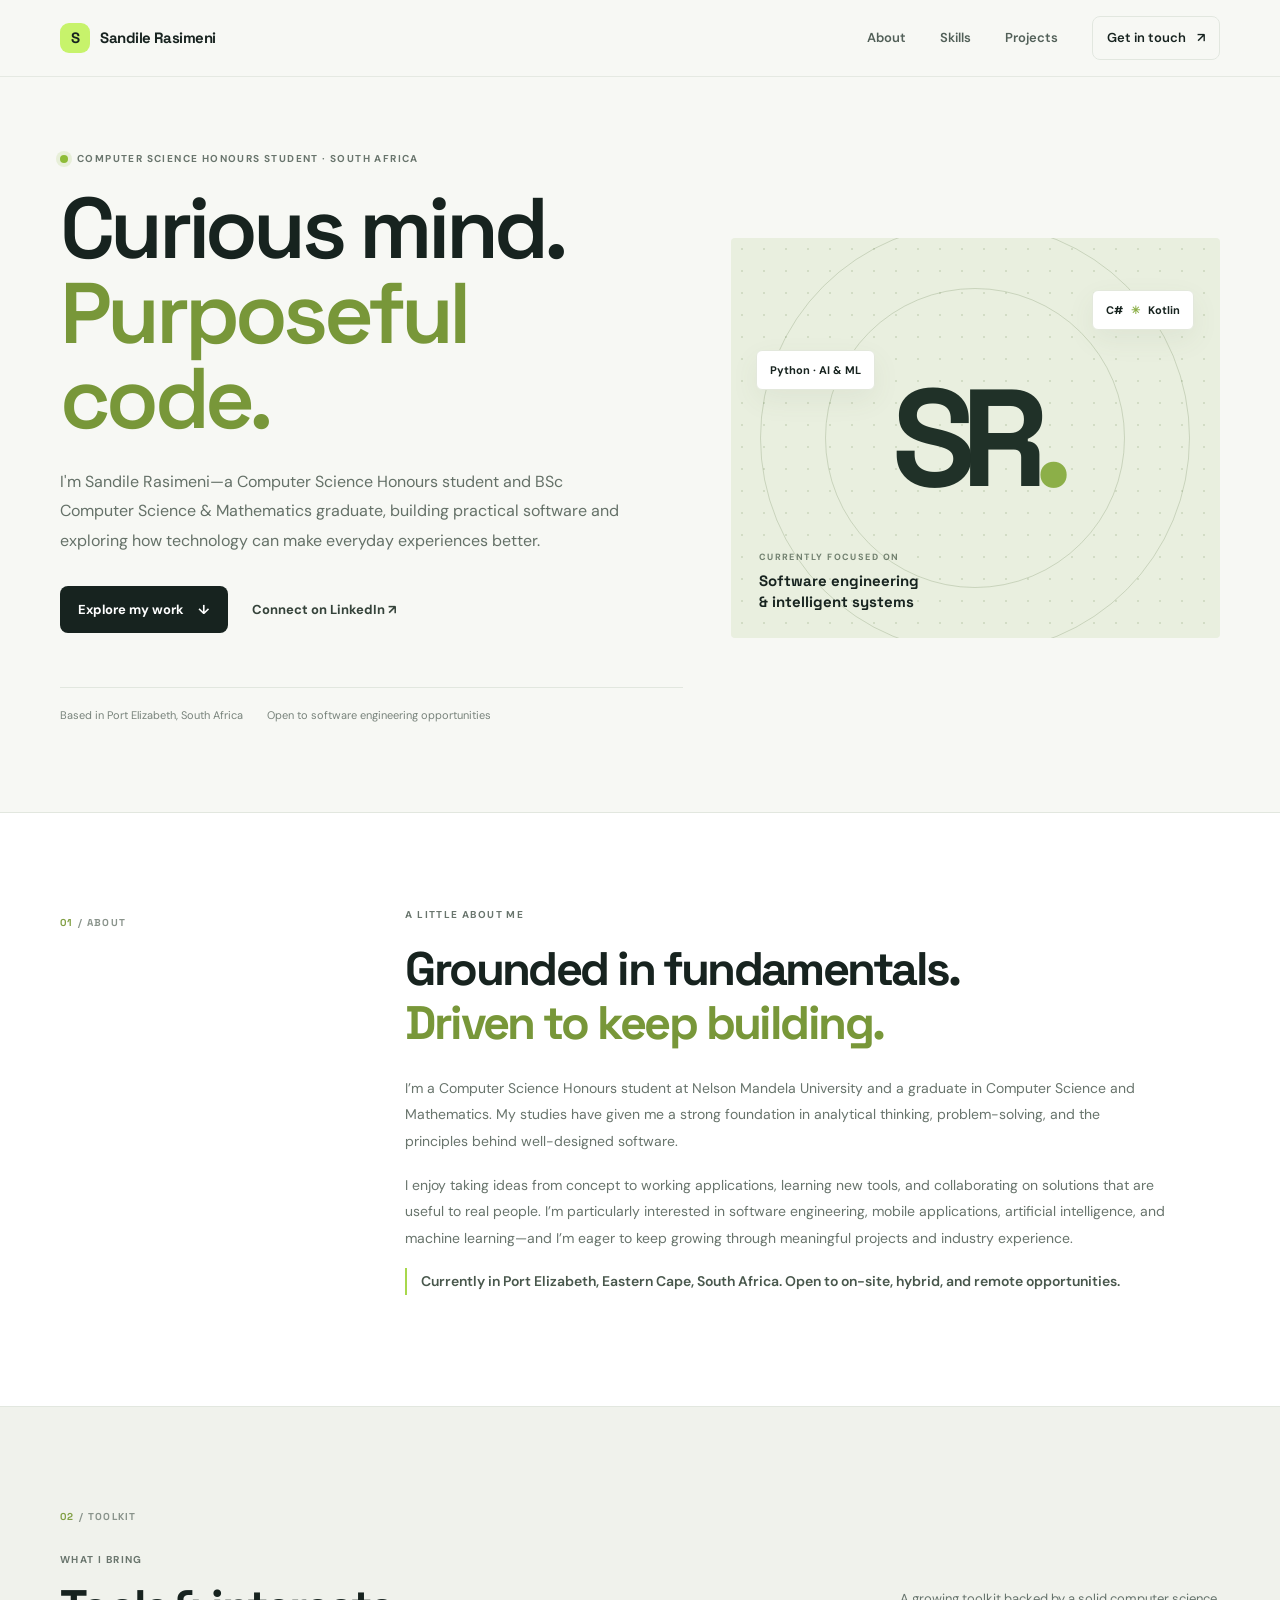
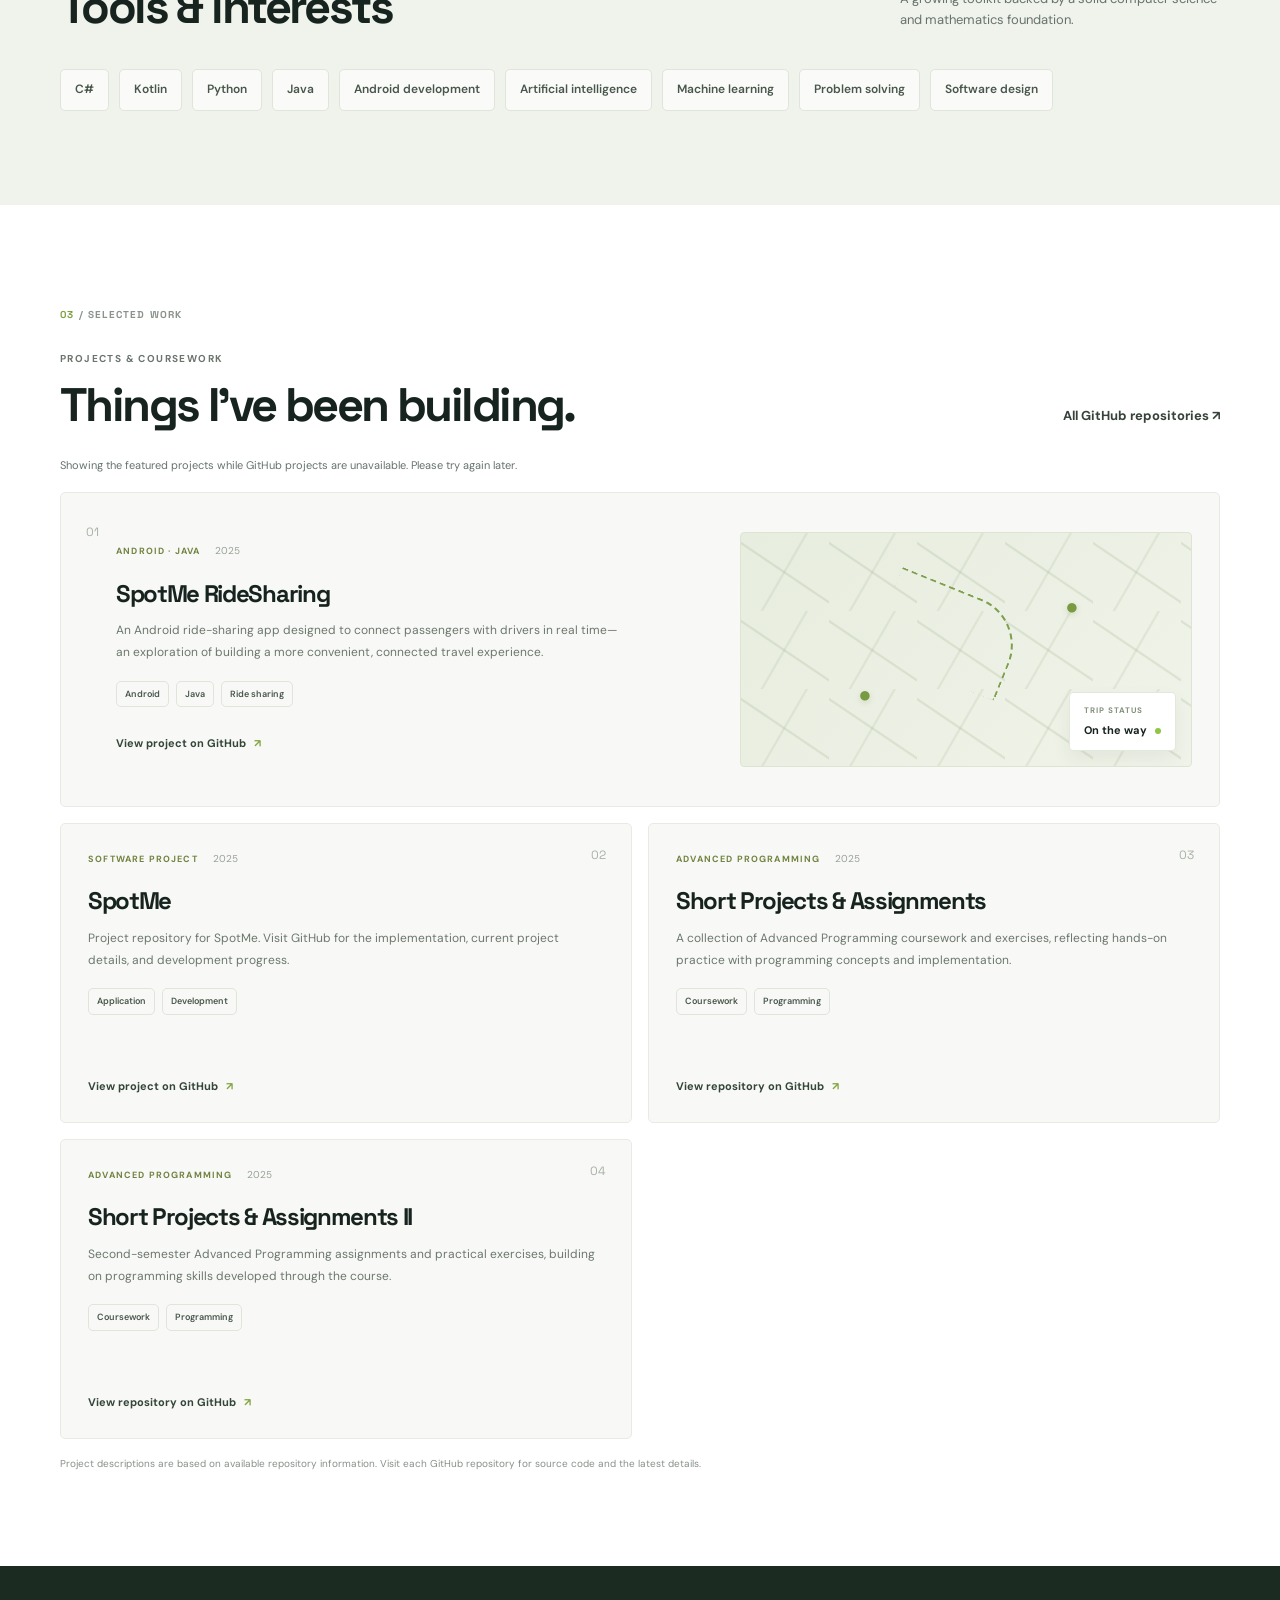
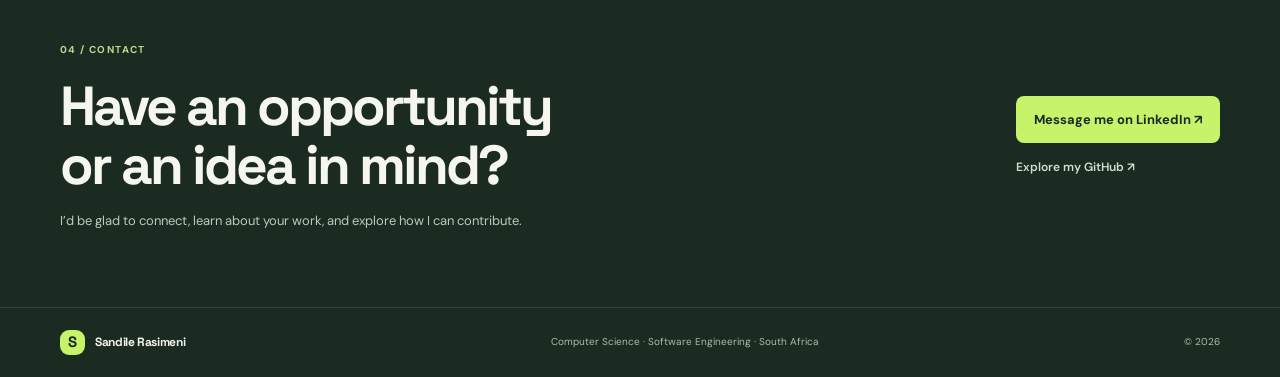
<file: index.html>
<!DOCTYPE html>
<html lang="en">
  <head>
    <meta charset="UTF-8" />
    <meta name="viewport" content="width=device-width, initial-scale=1.0" />
    <meta name="theme-color" content="#101827" />
    <meta name="description" content="Sandile Rasimeni — Computer Science Honours student, BSc Computer Science and Mathematics graduate, and aspiring software engineer." />
    <title>Sandile Rasimeni | Software Engineer</title>
    <link rel="preconnect" href="https://fonts.googleapis.com" />
    <link rel="preconnect" href="https://fonts.gstatic.com" crossorigin />
    <link href="https://fonts.googleapis.com/css2?family=DM+Sans:wght@400;500;600;700&family=Space+Grotesk:wght@500;600;700&display=swap" rel="stylesheet" />
    <link rel="stylesheet" href="styles.css" />
  </head>
  <body>
    <header class="site-header">
      <nav class="nav container" aria-label="Main navigation">
        <a class="brand" href="#home" aria-label="Sandile Rasimeni home"><span class="brand-mark">S</span> Sandile Rasimeni</a>
        <button class="menu-toggle" aria-label="Open navigation" aria-expanded="false">☰</button>
        <div class="nav-links">
          <a href="#about">About</a><a href="#skills">Skills</a><a href="#projects">Projects</a><a class="nav-contact" href="#contact">Get in touch <span>↗</span></a>
        </div>
      </nav>
    </header>

    <main id="home">
      <section class="hero container">
        <div class="hero-content">
          <p class="eyebrow"><span class="status-dot"></span> Computer Science Honours Student · South Africa</p>
          <h1>Curious mind.<br /><span>Purposeful code.</span></h1>
          <p class="hero-intro">I'm Sandile Rasimeni—a Computer Science Honours student and BSc Computer Science &amp; Mathematics graduate, building practical software and exploring how technology can make everyday experiences better.</p>
          <div class="hero-actions"><a class="button primary" href="#projects">Explore my work <span>↓</span></a><a class="text-link" href="https://www.linkedin.com/in/sandile-rasimeni-85a072445" target="_blank" rel="noopener noreferrer">Connect on LinkedIn ↗</a></div>
          <div class="hero-meta"><span>Based in Port Elizabeth, South Africa</span><span>Open to software engineering opportunities</span></div>
        </div>
        <aside class="hero-aside" aria-label="Profile highlights">
          <div class="orbit orbit-one"></div><div class="orbit orbit-two"></div>
          <div class="monogram">SR<span>.</span></div>
          <div class="aside-note"><span class="note-label">CURRENTLY FOCUSED ON</span><strong>Software engineering<br />&amp; intelligent systems</strong></div>
          <div class="floating-tag tag-top">C# <span>✳</span> Kotlin</div><div class="floating-tag tag-bottom">Python · AI &amp; ML</div>
        </aside>
      </section>

      <section id="about" class="section about-section">
        <div class="container about-layout">
          <div class="section-index"><span>01</span> / ABOUT</div>
          <div class="about-copy"><p class="eyebrow">A little about me</p><h2>Grounded in fundamentals.<br /><span>Driven to keep building.</span></h2>
            <p>I’m a Computer Science Honours student at Nelson Mandela University and a graduate in Computer Science and Mathematics. My studies have given me a strong foundation in analytical thinking, problem-solving, and the principles behind well-designed software.</p>
            <p>I enjoy taking ideas from concept to working applications, learning new tools, and collaborating on solutions that are useful to real people. I’m particularly interested in software engineering, mobile applications, artificial intelligence, and machine learning—and I’m eager to keep growing through meaningful projects and industry experience.</p>
            <p class="about-location">Currently in Port Elizabeth, Eastern Cape, South Africa. Open to on-site, hybrid, and remote opportunities.</p>
          </div>
        </div>
      </section>

      <section id="skills" class="section skills-section">
        <div class="container"><div class="section-index"><span>02</span> / TOOLKIT</div><div class="section-heading"><div><p class="eyebrow">What I bring</p><h2>Tools &amp; interests</h2></div><p>A growing toolkit backed by a solid computer science and mathematics foundation.</p></div>
          <div class="skill-list"><span>C#</span><span>Kotlin</span><span>Python</span><span>Java</span><span>Android development</span><span>Artificial intelligence</span><span>Machine learning</span><span>Problem solving</span><span>Software design</span></div>
        </div>
      </section>

      <section id="projects" class="section projects-section">
        <div class="container"><div class="section-index"><span>03</span> / SELECTED WORK</div><div class="section-heading"><div><p class="eyebrow">Projects &amp; coursework</p><h2>Things I’ve been building.</h2></div><a class="text-link all-projects" href="https://github.com/sandilerasimeni?tab=repositories" target="_blank" rel="noopener noreferrer">All GitHub repositories ↗</a></div>
          <div class="project-grid">
            <article class="project-card project-featured"><div class="project-number">01</div><div class="project-main"><div class="project-topline"><span class="project-type">ANDROID · JAVA</span><span class="project-year">2025</span></div><h3>SpotMe RideSharing</h3><p>An Android ride-sharing app designed to connect passengers with drivers in real time—an exploration of building a more convenient, connected travel experience.</p><div class="tags"><span>Android</span><span>Java</span><span>Ride sharing</span></div><a class="project-link" href="https://github.com/sandilerasimeni/SpotMe-RideSharing" target="_blank" rel="noopener noreferrer">View project on GitHub <span>↗</span></a></div><div class="project-visual ride-visual" aria-hidden="true"><div class="route-line"></div><span class="route-pin pin-a">●</span><span class="route-pin pin-b">●</span><div class="route-card"><span>TRIP STATUS</span><strong>On the way <i></i></strong></div></div></article>
            <article class="project-card"><div class="project-number">02</div><div class="project-topline"><span class="project-type">SOFTWARE PROJECT</span><span class="project-year">2025</span></div><h3>SpotMe</h3><p>Project repository for SpotMe. Visit GitHub for the implementation, current project details, and development progress.</p><div class="tags"><span>Application</span><span>Development</span></div><a class="project-link" href="https://github.com/sandilerasimeni/spotme" target="_blank" rel="noopener noreferrer">View project on GitHub <span>↗</span></a></article>
            <article class="project-card"><div class="project-number">03</div><div class="project-topline"><span class="project-type">ADVANCED PROGRAMMING</span><span class="project-year">2025</span></div><h3>Short Projects &amp; Assignments</h3><p>A collection of Advanced Programming coursework and exercises, reflecting hands-on practice with programming concepts and implementation.</p><div class="tags"><span>Coursework</span><span>Programming</span></div><a class="project-link" href="https://github.com/sandilerasimeni/Short-Projects-And-Assignments" target="_blank" rel="noopener noreferrer">View repository on GitHub <span>↗</span></a></article>
            <article class="project-card"><div class="project-number">04</div><div class="project-topline"><span class="project-type">ADVANCED PROGRAMMING</span><span class="project-year">2025</span></div><h3>Short Projects &amp; Assignments II</h3><p>Second-semester Advanced Programming assignments and practical exercises, building on programming skills developed through the course.</p><div class="tags"><span>Coursework</span><span>Programming</span></div><a class="project-link" href="https://github.com/sandilerasimeni/Short-Projects-And-Assignments-2" target="_blank" rel="noopener noreferrer">View repository on GitHub <span>↗</span></a></article>
          </div>
          <p class="project-footnote">Project descriptions are based on available repository information. Visit each GitHub repository for source code and the latest details.</p>
        </div>
      </section>

      <section id="contact" class="contact-section"><div class="container contact-inner"><div><p class="eyebrow">04 / CONTACT</p><h2>Have an opportunity<br />or an idea in mind?</h2><p>I’d be glad to connect, learn about your work, and explore how I can contribute.</p></div><div class="contact-actions"><a class="button light" href="https://www.linkedin.com/in/sandile-rasimeni-85a072445" target="_blank" rel="noopener noreferrer">Message me on LinkedIn ↗</a><a class="contact-github" href="https://github.com/sandilerasimeni" target="_blank" rel="noopener noreferrer">Explore my GitHub ↗</a></div></div></section>
    </main>

    <footer class="footer"><div class="container footer-inner"><a class="brand" href="#home"><span class="brand-mark">S</span> Sandile Rasimeni</a><span>Computer Science · Software Engineering · South Africa</span><span>© <span id="year"></span></span></div></footer>
    <script src="script.js"></script>
  </body>
</html>
</file>
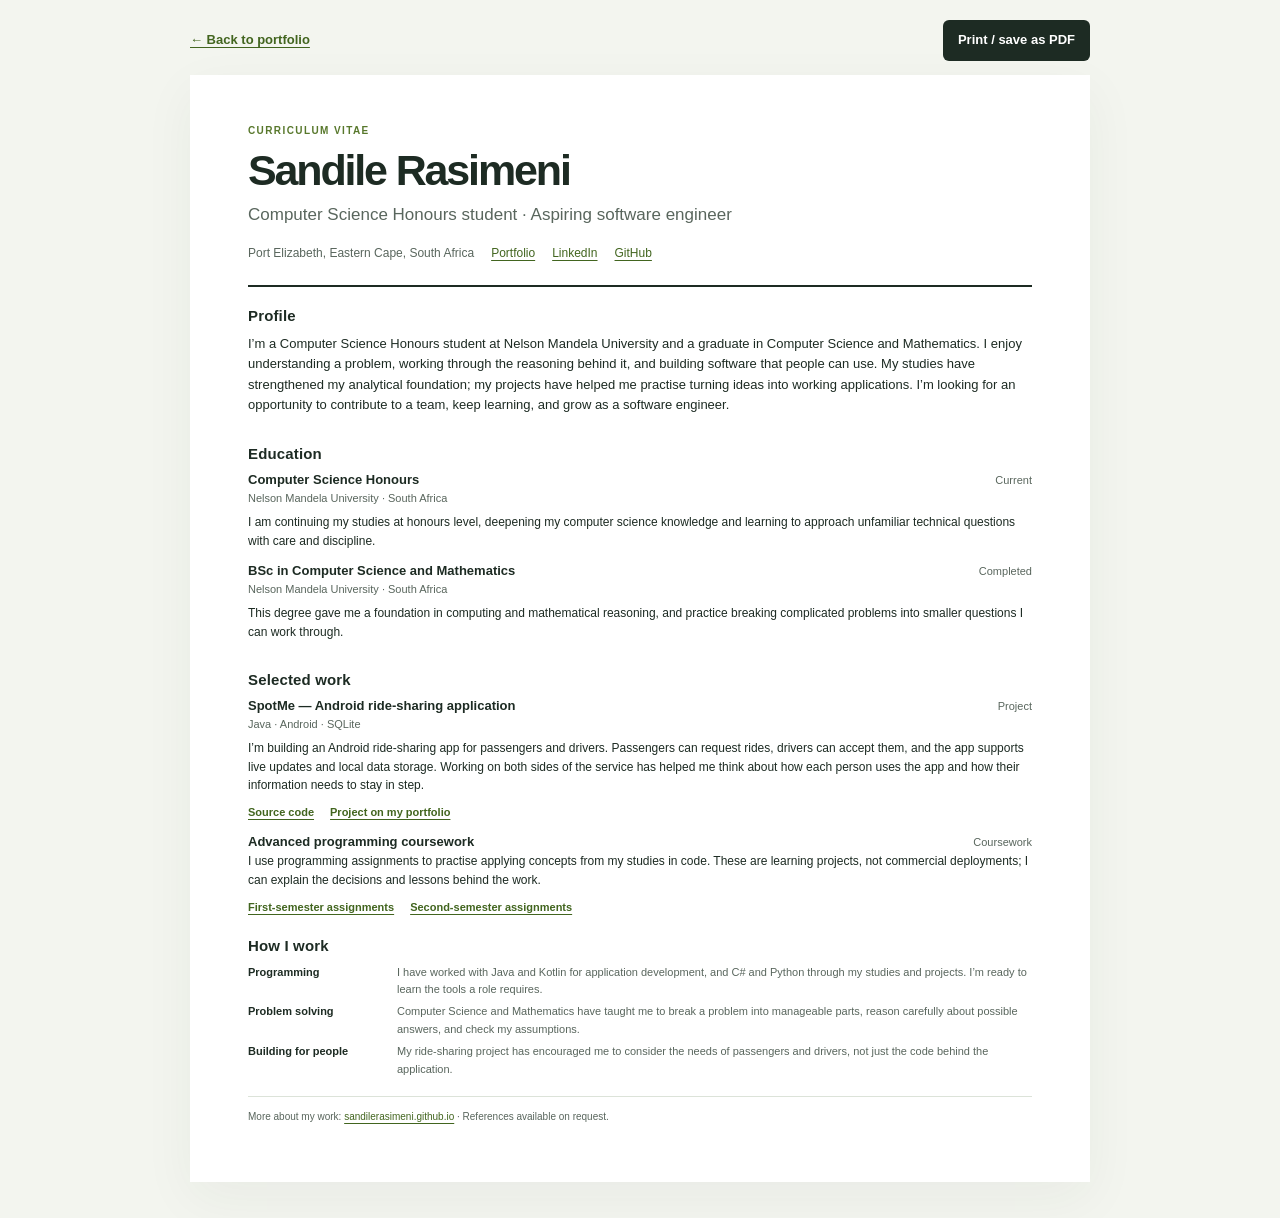
<file: cv.html>
<!DOCTYPE html>
<html lang="en">
  <head>
    <meta charset="UTF-8" />
    <meta name="viewport" content="width=device-width, initial-scale=1.0" />
    <meta name="theme-color" content="#18251e" />
    <meta name="description" content="Sandile Rasimeni's CV — Computer Science Honours student and aspiring software engineer." />
    <title>Sandile Rasimeni | CV</title>
    <style>
      :root { --ink: #1d2b23; --muted: #59665d; --accent: #58782c; --line: #dce3d9; --paper: #f3f5ef; }
      * { box-sizing: border-box; }
      body { margin: 0; background: var(--paper); color: var(--ink); font: 15px/1.58 "DM Sans", "Segoe UI", Arial, sans-serif; -webkit-font-smoothing: antialiased; }
      a { color: #42651f; text-decoration-thickness: 1px; text-underline-offset: 3px; overflow-wrap: anywhere; }
      a:hover { color: var(--ink); }
      .toolbar { width: min(900px, calc(100% - 36px)); margin: 20px auto 14px; display: flex; justify-content: space-between; align-items: center; gap: 16px; font-size: 13px; }
      .toolbar a { font-weight: 650; }
      .print-button { border: 0; border-radius: 6px; background: var(--ink); color: white; padding: 10px 15px; font: inherit; font-weight: 650; cursor: pointer; }
      main { width: min(900px, calc(100% - 36px)); margin: 0 auto 36px; padding: 48px 58px; background: #fff; box-shadow: 0 16px 50px #2534280d; }
      header { padding-bottom: 22px; border-bottom: 2px solid var(--ink); }
      .eyebrow { margin: 0 0 7px; color: var(--accent); font-size: 10px; font-weight: 750; letter-spacing: .14em; text-transform: uppercase; }
      h1, h2, h3 { margin-top: 0; line-height: 1.2; }
      h1 { margin-bottom: 5px; font-size: 43px; letter-spacing: -.05em; }
      .role { margin: 0; color: var(--muted); font-size: 17px; }
      .contact { display: flex; flex-wrap: wrap; gap: 5px 17px; margin-top: 15px; color: var(--muted); font-size: 12px; }
      section { padding-top: 20px; }
      h2 { margin-bottom: 9px; font-size: 15px; letter-spacing: .01em; }
      p { margin: 0 0 9px; }
      .intro { font-size: 13px; }
      .entry { margin-top: 12px; }
      .entry:first-of-type { margin-top: 0; }
      .entry-head { display: flex; justify-content: space-between; align-items: baseline; gap: 12px; }
      h3 { margin-bottom: 3px; font-size: 13px; }
      .when, .detail { color: var(--muted); font-size: 11px; }
      .detail { margin-bottom: 5px; }
      .entry p:not(.detail) { font-size: 12px; }
      .links { display: flex; flex-wrap: wrap; gap: 5px 16px; margin-top: 5px; font-size: 11px; font-weight: 650; }
      .skill-story { display: grid; grid-template-columns: 135px 1fr; gap: 5px 14px; font-size: 11px; }
      .skill-story strong { font-size: 11px; }
      .skill-story p { margin: 0; color: var(--muted); }
      .closing { margin-top: 18px; padding-top: 12px; border-top: 1px solid var(--line); color: var(--muted); font-size: 10px; }
      @media (max-width: 600px) {
        main { padding: 30px 22px; }
        h1 { font-size: 35px; }
        .entry-head { display: block; }
        .when { display: block; margin-bottom: 3px; }
        .skill-story { grid-template-columns: 1fr; gap: 1px; }
        .skill-story p { margin-bottom: 7px; }
      }
      @media print {
        @page { size: A4; margin: 14mm; }
        body { background: #fff; font-size: 10pt; line-height: 1.45; }
        .toolbar { display: none; }
        main { width: auto; margin: 0; padding: 0; box-shadow: none; }
        header { padding-bottom: 15px; }
        h1 { font-size: 28pt; }
        section { padding-top: 13px; }
        .entry { margin-top: 8px; break-inside: avoid; }
        a { color: #31541a; }
        .links a::after { content: " — " attr(href); color: #59665d; font-weight: 400; font-size: 8pt; }
      }
    </style>
  </head>
  <body>
    <nav class="toolbar" aria-label="CV actions">
      <a href="index.html">← Back to portfolio</a>
      <button class="print-button" type="button" onclick="window.print()">Print / save as PDF</button>
    </nav>
    <main>
      <header>
        <p class="eyebrow">Curriculum vitae</p>
        <h1>Sandile Rasimeni</h1>
        <p class="role">Computer Science Honours student · Aspiring software engineer</p>
        <div class="contact">
          <span>Port Elizabeth, Eastern Cape, South Africa</span>
          <a href="https://sandilerasimeni.github.io/">Portfolio</a>
          <a href="https://www.linkedin.com/in/sandile-rasimeni-85a072445/" target="_blank" rel="noopener noreferrer">LinkedIn</a>
          <a href="https://github.com/sandilerasimeni" target="_blank" rel="noopener noreferrer">GitHub</a>
        </div>
      </header>

      <section aria-labelledby="profile-heading">
        <h2 id="profile-heading">Profile</h2>
        <p class="intro">I’m a Computer Science Honours student at Nelson Mandela University and a graduate in Computer Science and Mathematics. I enjoy understanding a problem, working through the reasoning behind it, and building software that people can use. My studies have strengthened my analytical foundation; my projects have helped me practise turning ideas into working applications. I’m looking for an opportunity to contribute to a team, keep learning, and grow as a software engineer.</p>
      </section>

      <section aria-labelledby="education-heading">
        <h2 id="education-heading">Education</h2>
        <div class="entry">
          <div class="entry-head"><h3>Computer Science Honours</h3><span class="when">Current</span></div>
          <p class="detail">Nelson Mandela University · South Africa</p>
          <p>I am continuing my studies at honours level, deepening my computer science knowledge and learning to approach unfamiliar technical questions with care and discipline.</p>
        </div>
        <div class="entry">
          <div class="entry-head"><h3>BSc in Computer Science and Mathematics</h3><span class="when">Completed</span></div>
          <p class="detail">Nelson Mandela University · South Africa</p>
          <p>This degree gave me a foundation in computing and mathematical reasoning, and practice breaking complicated problems into smaller questions I can work through.</p>
        </div>
      </section>

      <section aria-labelledby="work-heading">
        <h2 id="work-heading">Selected work</h2>
        <div class="entry">
          <div class="entry-head"><h3>SpotMe — Android ride-sharing application</h3><span class="when">Project</span></div>
          <p class="detail">Java · Android · SQLite</p>
          <p>I’m building an Android ride-sharing app for passengers and drivers. Passengers can request rides, drivers can accept them, and the app supports live updates and local data storage. Working on both sides of the service has helped me think about how each person uses the app and how their information needs to stay in step.</p>
          <div class="links"><a href="https://github.com/sandilerasimeni/SpotMe-RideSharing" target="_blank" rel="noopener noreferrer">Source code</a><a href="https://sandilerasimeni.github.io/#projects">Project on my portfolio</a></div>
        </div>
        <div class="entry">
          <div class="entry-head"><h3>Advanced programming coursework</h3><span class="when">Coursework</span></div>
          <p>I use programming assignments to practise applying concepts from my studies in code. These are learning projects, not commercial deployments; I can explain the decisions and lessons behind the work.</p>
          <div class="links"><a href="https://github.com/sandilerasimeni/Short-Projects-And-Assignments" target="_blank" rel="noopener noreferrer">First-semester assignments</a><a href="https://github.com/sandilerasimeni/Short-Projects-And-Assignments-2" target="_blank" rel="noopener noreferrer">Second-semester assignments</a></div>
        </div>
      </section>

      <section aria-labelledby="approach-heading">
        <h2 id="approach-heading">How I work</h2>
        <div class="skill-story">
          <strong>Programming</strong><p>I have worked with Java and Kotlin for application development, and C# and Python through my studies and projects. I’m ready to learn the tools a role requires.</p>
          <strong>Problem solving</strong><p>Computer Science and Mathematics have taught me to break a problem into manageable parts, reason carefully about possible answers, and check my assumptions.</p>
          <strong>Building for people</strong><p>My ride-sharing project has encouraged me to consider the needs of passengers and drivers, not just the code behind the application.</p>
        </div>
      </section>

      <p class="closing">More about my work: <a href="https://sandilerasimeni.github.io/">sandilerasimeni.github.io</a> · References available on request.</p>
    </main>
  </body>
</html>
</file>
<file: styles.css>
@import url('https://fonts.googleapis.com/css2?family=DM+Sans:wght@400;500;600;700&family=Space+Grotesk:wght@500;600;700&display=swap');

:root{--ink:#17231f;--muted:#66736c;--paper:#f7f8f4;--white:#fff;--green:#c7f36b;--green-dark:#a8d84c;--line:#e2e7df;--display:'Space Grotesk',sans-serif;--body:'DM Sans',sans-serif}
*{box-sizing:border-box}
html{scroll-behavior:smooth;scroll-padding-top:88px}
body{margin:0;background:var(--paper);color:var(--ink);font-family:var(--body);line-height:1.65;-webkit-font-smoothing:antialiased}
a{color:inherit;text-decoration:none}
.container{width:min(1160px,calc(100% - 48px));margin-inline:auto}
.site-header{position:sticky;top:0;z-index:10;background:rgba(247,248,244,.91);backdrop-filter:blur(16px);border-bottom:1px solid rgba(226,231,223,.85)}
.nav{height:76px;display:flex;align-items:center;justify-content:space-between}
.brand{display:inline-flex;align-items:center;gap:10px;font-family:var(--display);font-weight:700;font-size:15px;letter-spacing:-.03em}
.brand-mark{width:30px;height:30px;background:var(--green);display:grid;place-items:center;border-radius:9px;font-size:15px}
.nav-links{display:flex;align-items:center;gap:34px;font-size:13px;font-weight:600;color:#526058}
.nav-links>a:hover,.text-link:hover,.project-link:hover{color:#4b6d1b}
.nav-contact{color:var(--ink);border:1px solid var(--line);border-radius:8px;padding:10px 14px}
.nav-contact span{padding-left:8px}
.menu-toggle{display:none;border:0;background:none;font-size:23px;color:var(--ink)}
.hero{min-height:624px;display:grid;grid-template-columns:1.12fr .88fr;align-items:center;gap:48px;padding-block:74px 88px}
.eyebrow{font-size:10px;font-weight:700;letter-spacing:.14em;text-transform:uppercase;color:#69756d;margin:0 0 18px}
.hero .eyebrow{display:flex;align-items:center;gap:9px}
.status-dot{width:8px;height:8px;background:#8ebc37;border-radius:50%;box-shadow:0 0 0 4px rgba(142,188,55,.15)}
h1,h2,h3,p{margin-top:0}
h1,h2,h3{font-family:var(--display);letter-spacing:-.055em}
h1{font-size:clamp(54px,7vw,86px);line-height:.99;margin-bottom:26px;font-weight:600}
h1 span,.section-heading h2 span{color:#789739}
.hero-intro{font-size:16px;line-height:1.85;color:#657168;max-width:570px}
.hero-actions{display:flex;align-items:center;gap:24px;margin-top:30px}
.button{display:inline-flex;align-items:center;justify-content:center;gap:14px;padding:13px 18px;border-radius:8px;font-size:13px;font-weight:700;transition:transform .2s,background .2s}
.button:hover{transform:translateY(-2px)}
.button.primary{background:var(--ink);color:#fff}.button.primary:hover{background:#30453a}
.text-link{font-size:13px;font-weight:700;color:#35433a}
.hero-meta{display:flex;gap:24px;flex-wrap:wrap;margin-top:54px;padding-top:18px;border-top:1px solid var(--line);font-size:11px;color:#78837b}
.hero-aside{min-height:400px;position:relative;display:grid;place-items:center;overflow:hidden;background:#e9efdf;border-radius:4px}
.hero-aside:before{content:'';position:absolute;inset:0;background-image:radial-gradient(#9aac85 1px,transparent 1px);background-size:22px 22px;opacity:.29}
.orbit{position:absolute;border:1px solid rgba(83,108,58,.21);border-radius:50%;aspect-ratio:1}
.orbit-one{width:300px}.orbit-two{width:430px}
.monogram{position:relative;font-family:var(--display);font-weight:700;font-size:138px;letter-spacing:-.11em;color:#203128;line-height:1;z-index:1}.monogram span{color:#8caf48}
.aside-note{position:absolute;bottom:26px;left:28px;display:grid;gap:5px;z-index:2}
.note-label{font-size:9px;letter-spacing:.16em;color:#71806f;font-weight:700}.aside-note strong{font-family:var(--display);font-size:15px;line-height:1.4}
.floating-tag{position:absolute;z-index:2;background:#fff;border:1px solid #e3e8dc;padding:10px 13px;border-radius:6px;box-shadow:0 10px 28px #53604412;font-size:11px;font-weight:700}
.tag-top{top:52px;right:26px}.tag-top span{color:#8caf48;padding-inline:5px}.tag-bottom{top:112px;left:25px}
.section{padding-block:94px}
.about-section{background:#fff;border-block:1px solid var(--line)}
.about-layout{display:grid;grid-template-columns:.37fr 1fr;gap:44px}
.section-index{font-family:var(--display);font-size:10px;letter-spacing:.12em;font-weight:700;color:#89938b;padding-top:8px}.section-index span{color:#809f43}
.about-copy{max-width:760px}.about-copy h2,.section-heading h2{font-size:clamp(32px,4vw,47px);line-height:1.16;margin-bottom:24px}
.about-copy h2 span{color:#789739}.about-copy>p:not(.eyebrow){font-size:14px;line-height:1.9;color:#68746c;margin-bottom:17px}
.about-copy .about-location{border-left:2px solid var(--green-dark);padding-left:14px;color:#48574c!important;font-weight:600}
.section-heading{display:flex;justify-content:space-between;align-items:end;gap:30px;margin:27px 0 35px}
.section-heading .eyebrow{margin-bottom:11px}.section-heading h2{margin-bottom:0}.section-heading>p{max-width:320px;font-size:13px;color:var(--muted);margin-bottom:4px}
.skills-section{background:#f0f2ec}
.skill-list{display:flex;flex-wrap:wrap;gap:10px}
.skill-list span,.tags span{border:1px solid #dfe5da;border-radius:5px;background:#fafbf8;padding:10px 14px;font-size:12px;font-weight:600;color:#48564c}
.projects-section{background:#fff}
.all-projects{margin-bottom:6px;white-space:nowrap}
.project-grid{display:grid;grid-template-columns:repeat(2,minmax(0,1fr));gap:16px}
.project-card{position:relative;min-height:300px;padding:27px;background:#f8f9f6;border:1px solid #e7ebe4;border-radius:5px;display:flex;flex-direction:column;align-items:flex-start;overflow:hidden}
.project-card:hover{border-color:#c4d2b2;transform:translateY(-2px);transition:transform .2s,border-color .2s}
.project-number{position:absolute;right:25px;top:22px;color:#a8b1a7;font-family:var(--display);font-size:12px}
.project-topline{display:flex;gap:15px;align-items:center;margin-bottom:20px}
.project-type{font-size:9px;letter-spacing:.13em;font-weight:700;color:#718342}
.project-year{font-size:10px;color:#98a198}
.project-card h3{font-size:24px;line-height:1.2;margin-bottom:12px;max-width:90%}
.project-card p{font-size:12px;line-height:1.8;color:#6b776e;max-width:510px;margin-bottom:17px}
.tags{display:flex;gap:7px;flex-wrap:wrap;margin-bottom:22px}.tags span{font-size:9px;padding:5px 8px;background:transparent}
.project-link{margin-top:auto;color:#34453a;font-size:11px;font-weight:700}.project-link span{color:#83a542;margin-left:5px}
.project-featured{grid-column:span 2;min-height:315px;display:grid;grid-template-columns:1fr .75fr;align-items:center;gap:22px;padding-left:55px}
.project-featured .project-number{left:25px;right:auto;top:30px}
.project-featured .project-main{padding-block:10px}
.project-visual{position:relative;height:235px;width:100%;background:#e8eddf;border:1px solid #dce5d2;border-radius:4px;overflow:hidden}
.ride-visual{background:linear-gradient(135deg,#e7eddf,#f0f3e9)}
.ride-visual:before{content:'';position:absolute;inset:0;background-image:linear-gradient(34deg,transparent 48%,rgba(143,163,120,.2) 49%,rgba(143,163,120,.2) 50%,transparent 51%),linear-gradient(120deg,transparent 48%,rgba(143,163,120,.15) 49%,rgba(143,163,120,.15) 50%,transparent 51%);background-size:88px 78px}
.route-line{position:absolute;width:135px;height:90px;border:2px dashed #7e9f4d;border-left:0;border-bottom:0;border-radius:0 50px 0 0;left:31%;top:24%;transform:rotate(22deg)}
.route-pin{position:absolute;color:#789b42;font-size:22px;text-shadow:0 2px 6px #627b3b33}.pin-a{left:26%;top:62%}.pin-b{right:25%;top:24%}
.route-card{position:absolute;right:15px;bottom:15px;background:#fff;padding:11px 14px;border:1px solid #e2e8da;border-radius:4px;display:grid;gap:4px;box-shadow:0 8px 18px #36442a10}.route-card span{font-size:8px;letter-spacing:.12em;color:#82907b;font-weight:700}.route-card strong{font-size:11px}.route-card i{display:inline-block;width:6px;height:6px;background:#92c445;border-radius:50%;margin-left:5px}
.project-footnote{font-size:10px;color:#879189;margin:17px 0 0}
.contact-section{background:#1b2b22;color:#f5f7ef;padding-block:76px}
.contact-inner{display:flex;align-items:center;justify-content:space-between;gap:30px}
.contact-section .eyebrow{color:#bddb8d}.contact-section h2{font-size:clamp(36px,5vw,55px);line-height:1.08;margin-bottom:14px}.contact-section p:not(.eyebrow){font-size:13px;color:#bdc9bd;margin-bottom:0;max-width:480px}
.contact-actions{display:grid;justify-items:start;gap:15px}.button.light{background:var(--green);color:#1b2b22}.button.light:hover{background:#d6ff8c}.contact-github{font-size:12px;color:#d4dece;font-weight:600}
.footer{background:#1b2b22;color:#aebbae;border-top:1px solid #34463a;padding-block:22px}.footer-inner{display:flex;align-items:center;justify-content:space-between;gap:20px;font-size:10px}.footer .brand{color:#f3f5ef;font-size:12px}.footer .brand-mark{width:25px;height:25px;color:#17231f}
@media(max-width:760px){.container{width:min(100% - 34px,560px)}.nav{height:66px}.menu-toggle{display:block}.nav-links{display:none;position:absolute;top:65px;left:0;right:0;background:var(--paper);padding:20px 24px 24px;flex-direction:column;align-items:stretch;gap:18px;border-bottom:1px solid var(--line)}.nav-links.open{display:flex}.nav-contact{align-self:flex-start}.hero{grid-template-columns:1fr;gap:36px;padding-block:65px 55px}.hero h1{font-size:clamp(54px,13vw,76px)}.hero-meta{margin-top:34px;gap:10px;flex-direction:column}.hero-aside{min-height:320px}.orbit-one{width:240px}.orbit-two{width:340px}.monogram{font-size:112px}.section{padding-block:66px}.about-layout{grid-template-columns:1fr;gap:20px}.section-heading{align-items:flex-start;flex-direction:column;gap:13px;margin:20px 0 27px}.section-heading h2{font-size:36px}.project-grid{grid-template-columns:1fr}.project-featured{grid-column:auto;grid-template-columns:1fr;padding:25px;gap:8px}.project-featured .project-number{left:auto;right:22px;top:22px}.project-visual{height:190px}.project-card{min-height:280px}.contact-inner{align-items:flex-start;flex-direction:column}.contact-actions{margin-top:5px}.footer-inner{align-items:flex-start;flex-direction:column;gap:10px}.all-projects{white-space:normal}}
@media(prefers-reduced-motion:reduce){html{scroll-behavior:auto}*,*::before,*::after{transition:none!important}}
</file>
